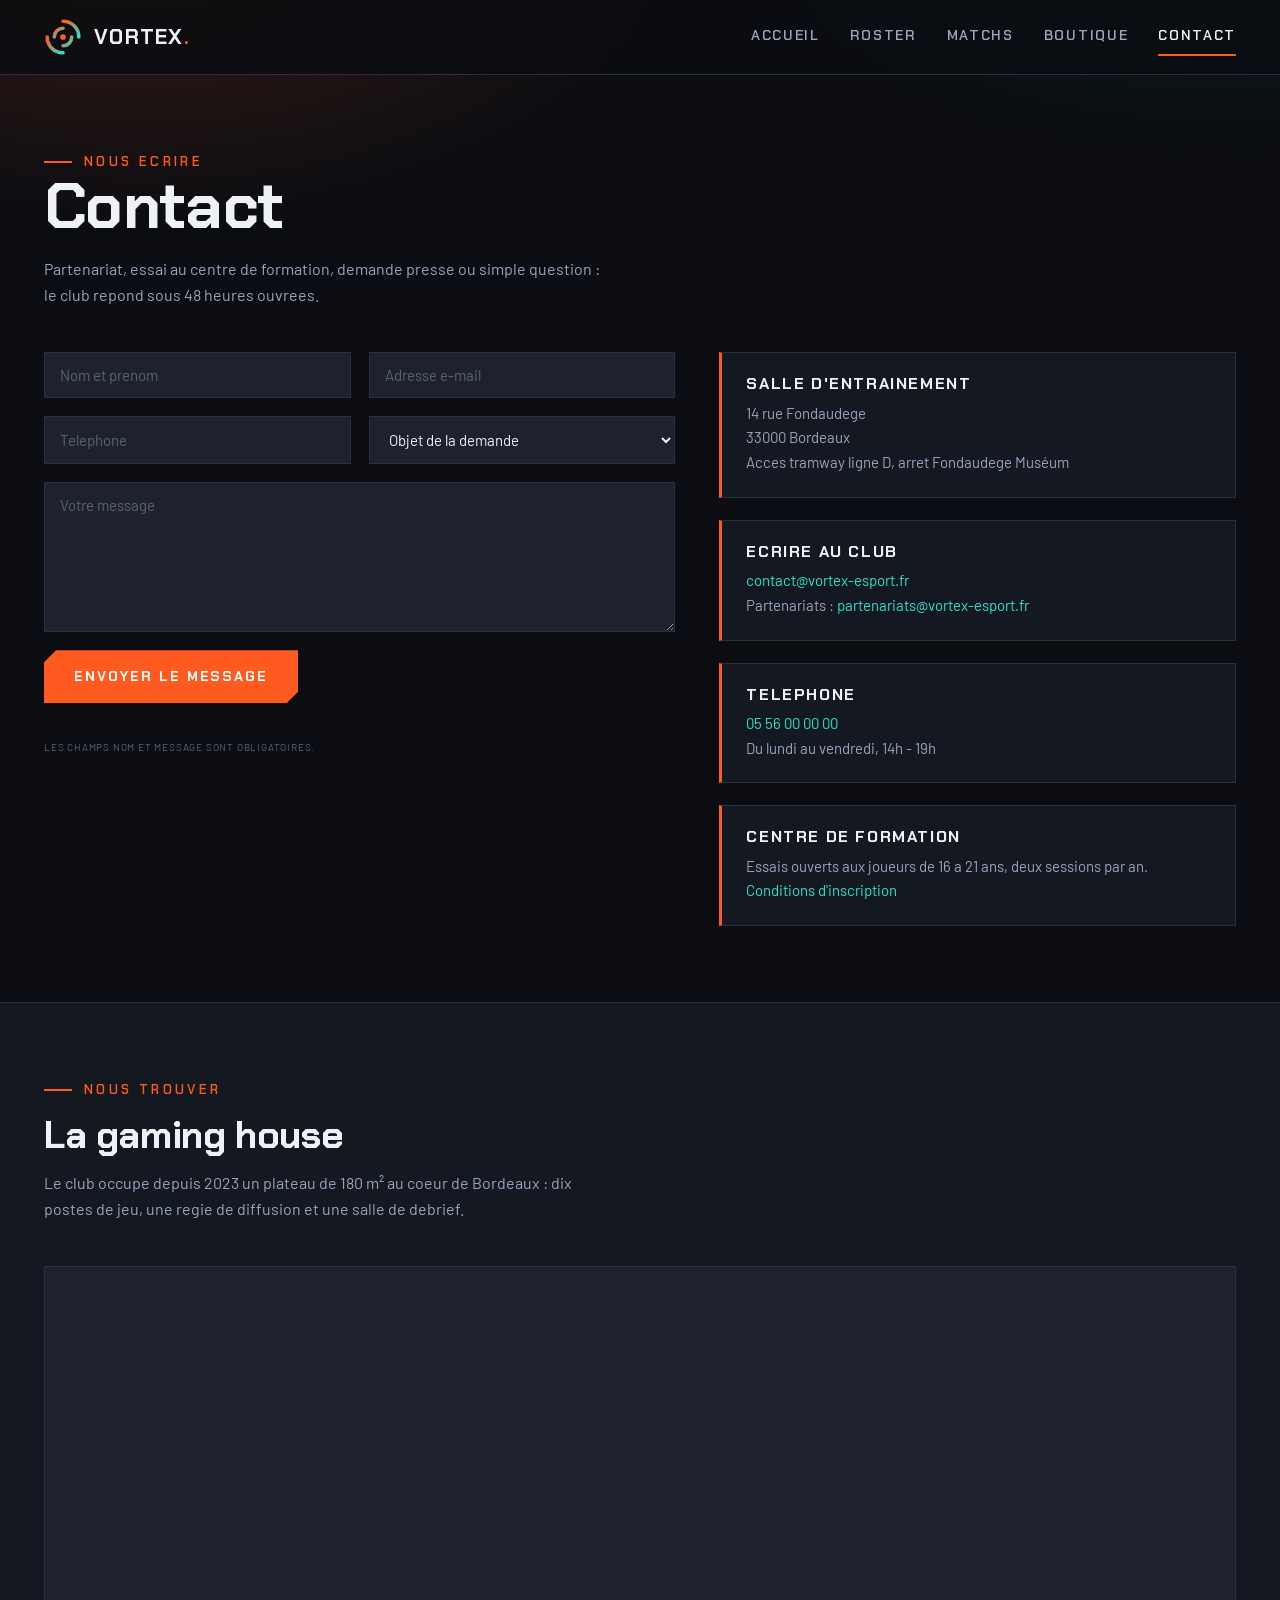
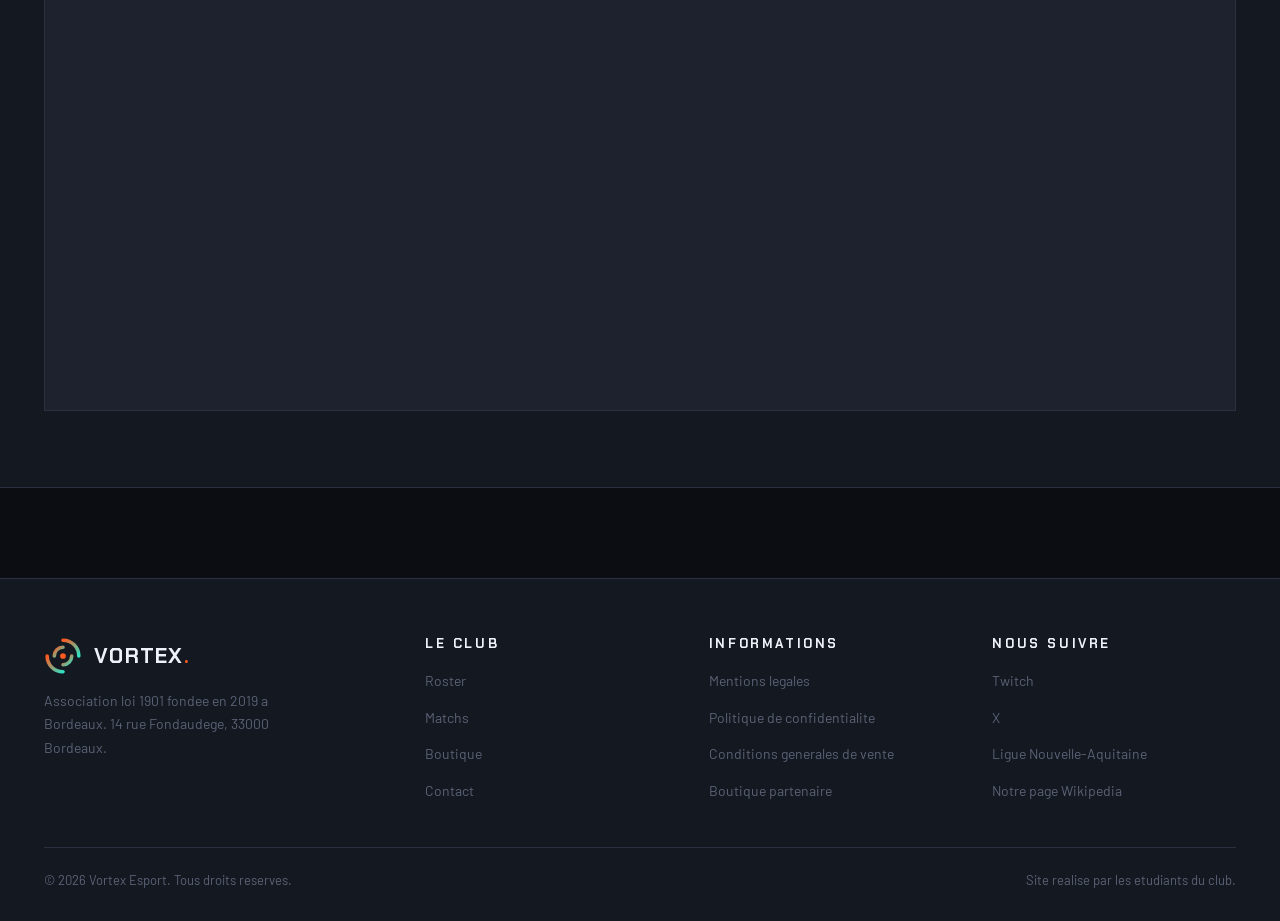
<file: site/contact.html>
<!DOCTYPE html>
<html lang="fr">
<head>
  <meta charset="UTF-8">
  <meta name="viewport" content="width=device-width, initial-scale=1.0">
  <title>Contact — Vortex Esport</title>
  <meta name="description" content="Contacter Vortex Esport : salle d'entrainement rue Fondaudege a Bordeaux, partenariats, essais et centre de formation.">
  <link rel="icon" href="images/logo-vortex.svg" type="image/svg+xml">
  <link rel="preconnect" href="https://fonts.googleapis.com">
  <link rel="preconnect" href="https://fonts.gstatic.com" crossorigin>
  <link rel="stylesheet" href="https://fonts.googleapis.com/css2?family=Barlow:wght@400;500;600;700&family=Chakra+Petch:wght@600;700&display=swap">
  <link rel="stylesheet" href="css/style.css">

  <!-- Google Analytics 4 -->
  <script async src="https://www.googletagmanager.com/gtag/js?id=G-7QM2VXK4TD"></script>
  <script>
    window.dataLayer = window.dataLayer || [];
    function gtag(){dataLayer.push(arguments);}
    gtag('js', new Date());
    gtag('config', 'G-7QM2VXK4TD');
  </script>
</head>
<body>

  <header class="entete">
    <div class="conteneur entete-interieur">
      <a href="index.html" class="marque">
        <img src="images/logo-vortex.svg" alt="Vortex Esport" width="38" height="38">
        <span class="marque-nom">VORTEX<span>.</span></span>
      </a>

      <nav class="nav" id="nav-principale">
        <a href="index.html">Accueil</a>
        <a href="roster.html">Roster</a>
        <a href="matchs.html">Matchs</a>
        <a href="boutique.html">Boutique</a>
        <a href="contact.html" class="actif">Contact</a>
      </nav>

      <div class="burger" onclick="basculerMenu()">&#9776;</div>
    </div>
  </header>

  <main>
    <div class="section">
      <div class="conteneur">
        <div class="section-entete">
          <span class="surtitre">Nous ecrire</span>
          <h1>Contact</h1>
          <p>
            Partenariat, essai au centre de formation, demande presse ou simple question :
            le club repond sous 48 heures ouvrees.
          </p>
        </div>

        <div class="duo" style="align-items:start">

          <div>
            <div class="formulaire">
              <div class="ligne-2">
                <div class="champ">
                  <input type="text" id="champ-nom" placeholder="Nom et prenom">
                </div>
                <div class="champ">
                  <input type="email" id="champ-email" placeholder="Adresse e-mail">
                </div>
              </div>

              <div class="ligne-2">
                <div class="champ">
                  <input type="tel" id="champ-tel" placeholder="Telephone">
                </div>
                <div class="champ">
                  <select id="champ-sujet">
                    <option value="">Objet de la demande</option>
                    <option value="essai">Essai / centre de formation</option>
                    <option value="partenariat">Partenariat ou sponsoring</option>
                    <option value="presse">Demande presse</option>
                    <option value="autre">Autre</option>
                  </select>
                </div>
              </div>

              <div class="champ">
                <textarea id="champ-message" placeholder="Votre message"></textarea>
              </div>

              <div class="faux-bouton" onclick="envoyerFormulaire()">Envoyer le message</div>
              <p id="retour-formulaire" class="legende"></p>
            </div>

            <p class="legende" style="margin-top:18px">
              Les champs nom et message sont obligatoires.
            </p>
          </div>

          <div class="infos-contact">
            <div class="info-bloc">
              <h3>Salle d'entrainement</h3>
              <p>
                14 rue Fondaudege<br>
                33000 Bordeaux<br>
                Acces tramway ligne D, arret Fondaudege Muséum
              </p>
            </div>
            <div class="info-bloc">
              <h3>Ecrire au club</h3>
              <p>
                <a href="mailto:contact@vortex-esport.fr">contact@vortex-esport.fr</a><br>
                Partenariats : <a href="mailto:partenariats@vortex-esport.fr">partenariats@vortex-esport.fr</a>
              </p>
            </div>
            <div class="info-bloc">
              <h3>Telephone</h3>
              <p>
                <a href="tel:+33556000000">05 56 00 00 00</a><br>
                Du lundi au vendredi, 14h - 19h
              </p>
            </div>
            <div class="info-bloc">
              <h3>Centre de formation</h3>
              <p>
                Essais ouverts aux joueurs de 16 a 21 ans, deux sessions par an.
                <a href="essais-2026.html">Conditions d'inscription</a>
              </p>
            </div>
          </div>

        </div>
      </div>
    </div>

    <div class="section bande-sombre">
      <div class="conteneur">
        <div class="section-entete">
          <span class="surtitre">Nous trouver</span>
          <h2>La gaming house</h2>
          <p>
            Le club occupe depuis 2023 un plateau de 180 m&sup2; au coeur de Bordeaux :
            dix postes de jeu, une regie de diffusion et une salle de debrief.
          </p>
        </div>

        <div class="cadre-carte">
          <iframe src="https://www.google.com/maps?q=14+rue+Fondaudege+33000+Bordeaux&output=embed" loading="lazy"></iframe>
        </div>
      </div>
    </div>
  </main>

  <footer class="pied">
    <div class="conteneur">
      <div class="pied-grille">
        <div>
          <div class="marque">
            <img src="images/logo-vortex.svg" alt="" width="38" height="38">
            <span class="marque-nom">VORTEX<span>.</span></span>
          </div>
          <p class="pied-intro">
            Association loi 1901 fondee en 2019 a Bordeaux.
            14 rue Fondaudege, 33000 Bordeaux.
          </p>
        </div>
        <div>
          <h4>Le club</h4>
          <ul>
            <li><a href="roster.html">Roster</a></li>
            <li><a href="matchs.html">Matchs</a></li>
            <li><a href="boutique.html">Boutique</a></li>
            <li><a href="contact.html">Contact</a></li>
          </ul>
        </div>
        <div>
          <h4>Informations</h4>
          <ul>
            <li><a href="mentions-legales.html">Mentions legales</a></li>
            <li><a href="politique-confidentialite.html">Politique de confidentialite</a></li>
            <li><a href="cgv.html">Conditions generales de vente</a></li>
            <li><a href="https://www.vortex-esport-boutique-officielle.fr/">Boutique partenaire</a></li>
          </ul>
        </div>
        <div>
          <h4>Nous suivre</h4>
          <ul>
            <li><a href="https://www.twitch.tv/vortexesport-officiel-nova" target="_blank">Twitch</a></li>
            <li><a href="https://x.com/vortexesport_bdx">X</a></li>
            <li><a href="http://www.esport-nouvelle-aquitaine.fr/clubs/vortex">Ligue Nouvelle-Aquitaine</a></li>
            <li><a href="https://fr.wikipedia.org/wiki/Vortex_Esport_Club_Bordeaux_2019">Notre page Wikipedia</a></li>
          </ul>
        </div>
      </div>
      <div class="pied-bas">
        <span>&copy; 2026 Vortex Esport. Tous droits reserves.</span>
        <span>Site realise par les etudiants du club.</span>
      </div>
    </div>
  </footer>

  <script src="js/main.js"></script>
</body>
</html>
</file>
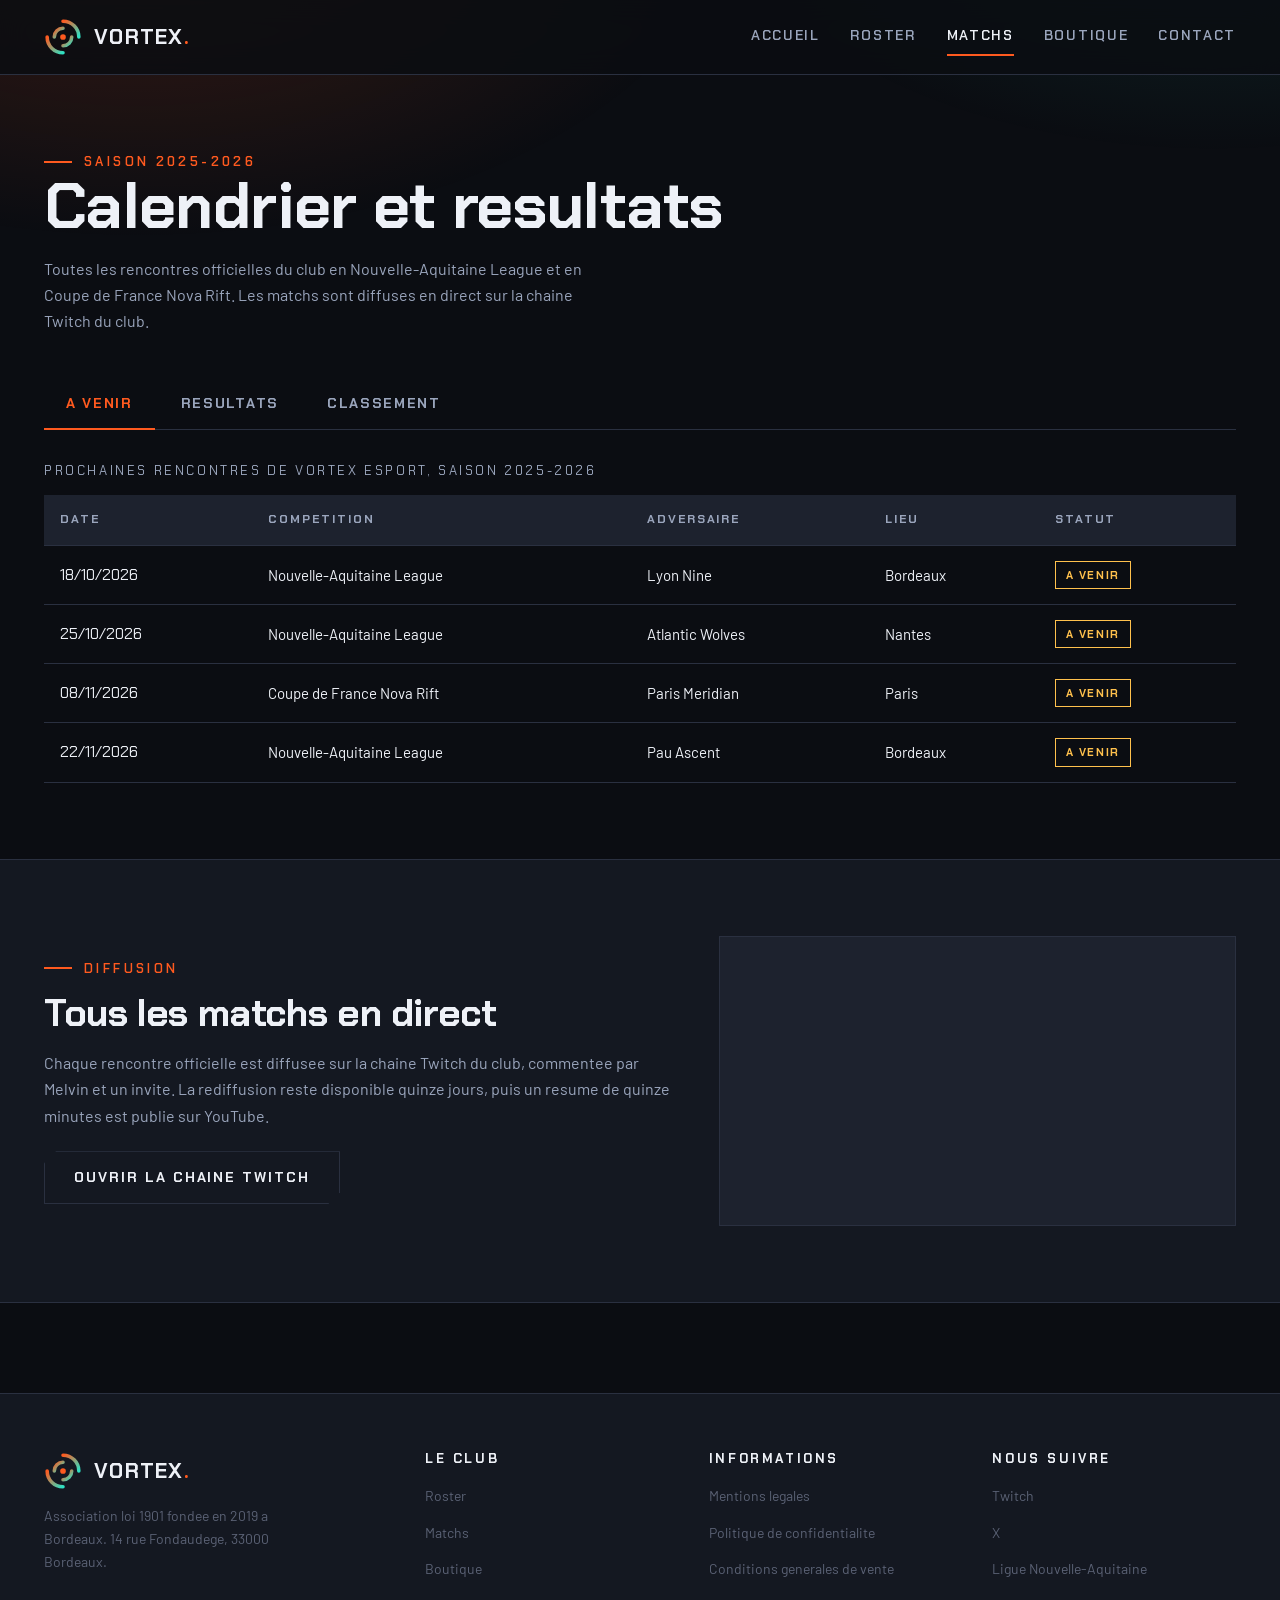
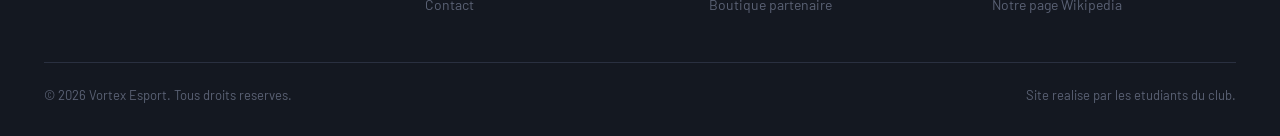
<file: site/matchs.html>
<!DOCTYPE html>
<html>
<head>
  <meta charset="UTF-8">
  <meta name="viewport" content="width=device-width, initial-scale=1.0">
  <title>Document</title>
  <link rel="icon" href="images/logo-vortex.svg" type="image/svg+xml">
  <link rel="preconnect" href="https://fonts.googleapis.com">
  <link rel="preconnect" href="https://fonts.gstatic.com" crossorigin>
  <link rel="stylesheet" href="https://fonts.googleapis.com/css2?family=Barlow:wght@400;500;600;700&family=Chakra+Petch:wght@600;700&display=swap">
  <link rel="stylesheet" href="css/style.css">

  <!-- Google Analytics 4 -->
  <script async src="https://www.googletagmanager.com/gtag/js?id=G-7QM2VXK4TD"></script>
  <script>
    window.dataLayer = window.dataLayer || [];
    function gtag(){dataLayer.push(arguments);}
    gtag('js', new Date());
    gtag('config', 'G-7QM2VXK4TD');
  </script>
</head>
<body>

  <header class="entete">
    <div class="conteneur entete-interieur">
      <a href="index.html" class="marque">
        <img src="images/logo-vortex.svg" alt="Vortex Esport" width="38" height="38">
        <span class="marque-nom">VORTEX<span>.</span></span>
      </a>

      <nav class="nav" id="nav-principale">
        <a href="index.html">Accueil</a>
        <a href="roster.html">Roster</a>
        <a href="matchs.html" class="actif">Matchs</a>
        <a href="boutique.html">Boutique</a>
        <a href="contact.html">Contact</a>
      </nav>

      <div class="burger" onclick="basculerMenu()">&#9776;</div>
    </div>
  </header>

  <main>
    <div class="section">
      <div class="conteneur">
        <div class="section-entete">
          <span class="surtitre">Saison 2025-2026</span>
          <h1>Calendrier et resultats</h1>
          <p>
            Toutes les rencontres officielles du club en Nouvelle-Aquitaine League et en Coupe de
            France Nova Rift. Les matchs sont diffuses en direct sur la chaine Twitch du club.
          </p>
        </div>

        <div class="onglets">
          <span class="onglet actif" data-onglet="a-venir" onclick="afficherOnglet('a-venir')">A venir</span>
          <span class="onglet" data-onglet="resultats" onclick="afficherOnglet('resultats')">Resultats</span>
          <span class="onglet" data-onglet="classement" onclick="afficherOnglet('classement')">Classement</span>
        </div>

        <div class="panneau" data-panneau="a-venir">
          <table class="table-matchs">
            <caption>Prochaines rencontres de Vortex Esport, saison 2025-2026</caption>
            <thead>
              <tr>
                <th scope="col">Date</th>
                <th scope="col">Competition</th>
                <th scope="col">Adversaire</th>
                <th scope="col">Lieu</th>
                <th scope="col">Statut</th>
              </tr>
            </thead>
            <tbody>
              <tr>
                <td class="chiffre">18/10/2026</td>
                <td>Nouvelle-Aquitaine League</td>
                <td>Lyon Nine</td>
                <td>Bordeaux</td>
                <td><span class="etiquette a-venir">A venir</span></td>
              </tr>
              <tr>
                <td class="chiffre">25/10/2026</td>
                <td>Nouvelle-Aquitaine League</td>
                <td>Atlantic Wolves</td>
                <td>Nantes</td>
                <td><span class="etiquette a-venir">A venir</span></td>
              </tr>
              <tr>
                <td class="chiffre">08/11/2026</td>
                <td>Coupe de France Nova Rift</td>
                <td>Paris Meridian</td>
                <td>Paris</td>
                <td><span class="etiquette a-venir">A venir</span></td>
              </tr>
              <tr>
                <td class="chiffre">22/11/2026</td>
                <td>Nouvelle-Aquitaine League</td>
                <td>Pau Ascent</td>
                <td>Bordeaux</td>
                <td><span class="etiquette a-venir">A venir</span></td>
              </tr>
            </tbody>
          </table>
        </div>

        <div class="panneau" data-panneau="resultats" style="display:none">
          <table class="table-matchs">
            <thead>
              <tr>
                <td>Date</td>
                <td>Competition</td>
                <td>Adversaire</td>
                <td>Score</td>
                <td>Issue</td>
              </tr>
            </thead>
            <tbody>
              <tr>
                <td class="chiffre">27/09/2026</td>
                <td>Nouvelle-Aquitaine League</td>
                <td>Toulouse Orion</td>
                <td class="col-score gagne">3 - 1</td>
                <td><span class="etiquette victoire">Victoire</span></td>
              </tr>
              <tr>
                <td class="chiffre">13/09/2026</td>
                <td>Nouvelle-Aquitaine League</td>
                <td>Limoges Vanguard</td>
                <td class="col-score gagne">3 - 0</td>
                <td><span class="etiquette victoire">Victoire</span></td>
              </tr>
              <tr>
                <td class="chiffre">30/08/2026</td>
                <td>European Rift Open</td>
                <td>Berlin Kraken</td>
                <td class="col-score perdu">1 - 3</td>
                <td><span class="etiquette defaite">Defaite</span></td>
              </tr>
              <tr>
                <td class="chiffre">16/08/2026</td>
                <td>Coupe de France Nova Rift</td>
                <td>Marseille Delta</td>
                <td class="col-score gagne">2 - 1</td>
                <td><span class="etiquette victoire">Victoire</span></td>
              </tr>
              <tr>
                <td class="chiffre">02/08/2026</td>
                <td>Nouvelle-Aquitaine League</td>
                <td>Angouleme Forge</td>
                <td class="col-score gagne">3 - 2</td>
                <td><span class="etiquette victoire">Victoire</span></td>
              </tr>
            </tbody>
          </table>

          <p style="margin-top:26px">
            <a href="resultats-2024.html">Cliquez ici</a> pour consulter les archives de la saison precedente,
            ou consultez la <a href="https://www.lequipe.fr/Esport/vortex-esport-bordeaux-saison-2025">fiche du club sur L'Equipe</a>.
          </p>
        </div>

        <div class="panneau" data-panneau="classement" style="display:none" id="classement">
          <table class="table-matchs">
            <caption>Classement de la Nouvelle-Aquitaine League au 27 septembre 2026</caption>
            <thead>
              <tr>
                <th scope="col">Rang</th>
                <th scope="col">Equipe</th>
                <th scope="col">Joues</th>
                <th scope="col">Victoires</th>
                <th scope="col">Defaites</th>
                <th scope="col">Points</th>
              </tr>
            </thead>
            <tbody>
              <tr>
                <th scope="row" class="chiffre">1</th>
                <td>Vortex Esport</td>
                <td class="chiffre">12</td>
                <td class="chiffre">9</td>
                <td class="chiffre">3</td>
                <td class="chiffre">27</td>
              </tr>
              <tr>
                <th scope="row" class="chiffre">2</th>
                <td>Atlantic Wolves</td>
                <td class="chiffre">12</td>
                <td class="chiffre">8</td>
                <td class="chiffre">4</td>
                <td class="chiffre">24</td>
              </tr>
              <tr>
                <th scope="row" class="chiffre">3</th>
                <td>Toulouse Orion</td>
                <td class="chiffre">12</td>
                <td class="chiffre">7</td>
                <td class="chiffre">5</td>
                <td class="chiffre">21</td>
              </tr>
              <tr>
                <th scope="row" class="chiffre">4</th>
                <td>Pau Ascent</td>
                <td class="chiffre">12</td>
                <td class="chiffre">5</td>
                <td class="chiffre">7</td>
                <td class="chiffre">15</td>
              </tr>
              <tr>
                <th scope="row" class="chiffre">5</th>
                <td>Limoges Vanguard</td>
                <td class="chiffre">12</td>
                <td class="chiffre">3</td>
                <td class="chiffre">9</td>
                <td class="chiffre">9</td>
              </tr>
              <tr>
                <th scope="row" class="chiffre">6</th>
                <td>Angouleme Forge</td>
                <td class="chiffre">12</td>
                <td class="chiffre">2</td>
                <td class="chiffre">10</td>
                <td class="chiffre">6</td>
              </tr>
            </tbody>
          </table>
        </div>

      </div>
    </div>

    <div class="section bande-sombre">
      <div class="conteneur duo">
        <div>
          <span class="surtitre">Diffusion</span>
          <h2 style="margin:14px 0 16px">Tous les matchs en direct</h2>
          <p style="color:var(--texte-2)">
            Chaque rencontre officielle est diffusee sur la chaine Twitch du club, commentee par
            Melvin et un invite. La rediffusion reste disponible quinze jours, puis un resume de
            quinze minutes est publie sur YouTube.
          </p>
          <p style="margin-top:22px">
            <a href="https://www.twitch.tv/vortexesport-officiel-nova" target="_blank" class="btn btn-secondaire">Ouvrir la chaine Twitch</a>
          </p>
        </div>
        <div class="cadre-video">
          <iframe src="https://player.twitch.tv/?channel=vortexesport-officiel-nova&parent=localhost" allowfullscreen></iframe>
        </div>
      </div>
    </div>
  </main>

  <footer class="pied">
    <div class="conteneur">
      <div class="pied-grille">
        <div>
          <div class="marque">
            <img src="images/logo-vortex.svg" alt="" width="38" height="38">
            <span class="marque-nom">VORTEX<span>.</span></span>
          </div>
          <p class="pied-intro">
            Association loi 1901 fondee en 2019 a Bordeaux.
            14 rue Fondaudege, 33000 Bordeaux.
          </p>
        </div>
        <div>
          <h4>Le club</h4>
          <ul>
            <li><a href="roster.html">Roster</a></li>
            <li><a href="matchs.html">Matchs</a></li>
            <li><a href="boutique.html">Boutique</a></li>
            <li><a href="contact.html">Contact</a></li>
          </ul>
        </div>
        <div>
          <h4>Informations</h4>
          <ul>
            <li><a href="mentions-legales.html">Mentions legales</a></li>
            <li><a href="politique-confidentialite.html">Politique de confidentialite</a></li>
            <li><a href="cgv.html">Conditions generales de vente</a></li>
            <li><a href="https://www.vortex-esport-boutique-officielle.fr/">Boutique partenaire</a></li>
          </ul>
        </div>
        <div>
          <h4>Nous suivre</h4>
          <ul>
            <li><a href="https://www.twitch.tv/vortexesport-officiel-nova" target="_blank">Twitch</a></li>
            <li><a href="https://x.com/vortexesport_bdx">X</a></li>
            <li><a href="http://www.esport-nouvelle-aquitaine.fr/clubs/vortex">Ligue Nouvelle-Aquitaine</a></li>
            <li><a href="https://fr.wikipedia.org/wiki/Vortex_Esport_Club_Bordeaux_2019">Notre page Wikipedia</a></li>
          </ul>
        </div>
      </div>
      <div class="pied-bas">
        <span>&copy; 2026 Vortex Esport. Tous droits reserves.</span>
        <span>Site realise par les etudiants du club.</span>
      </div>
    </div>
  </footer>

  <script src="js/main.js"></script>
</body>
</html>
</file>
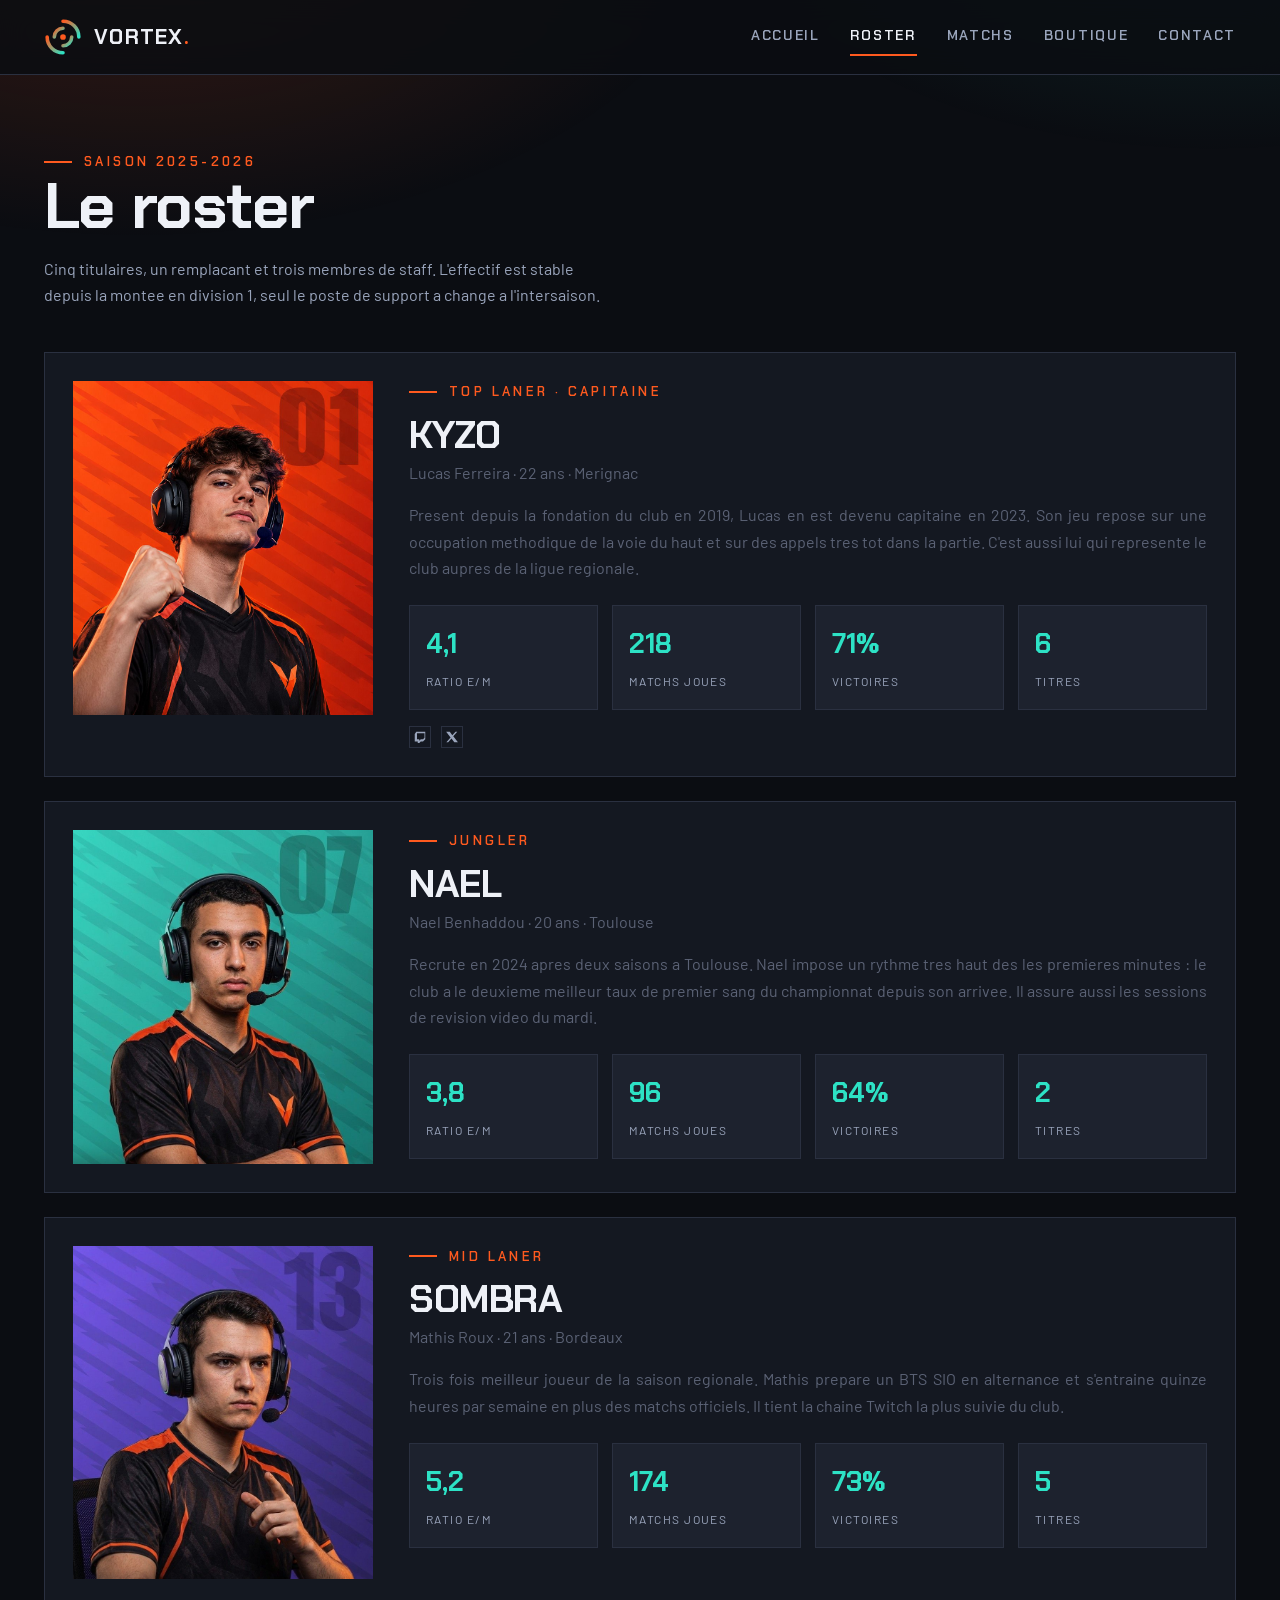
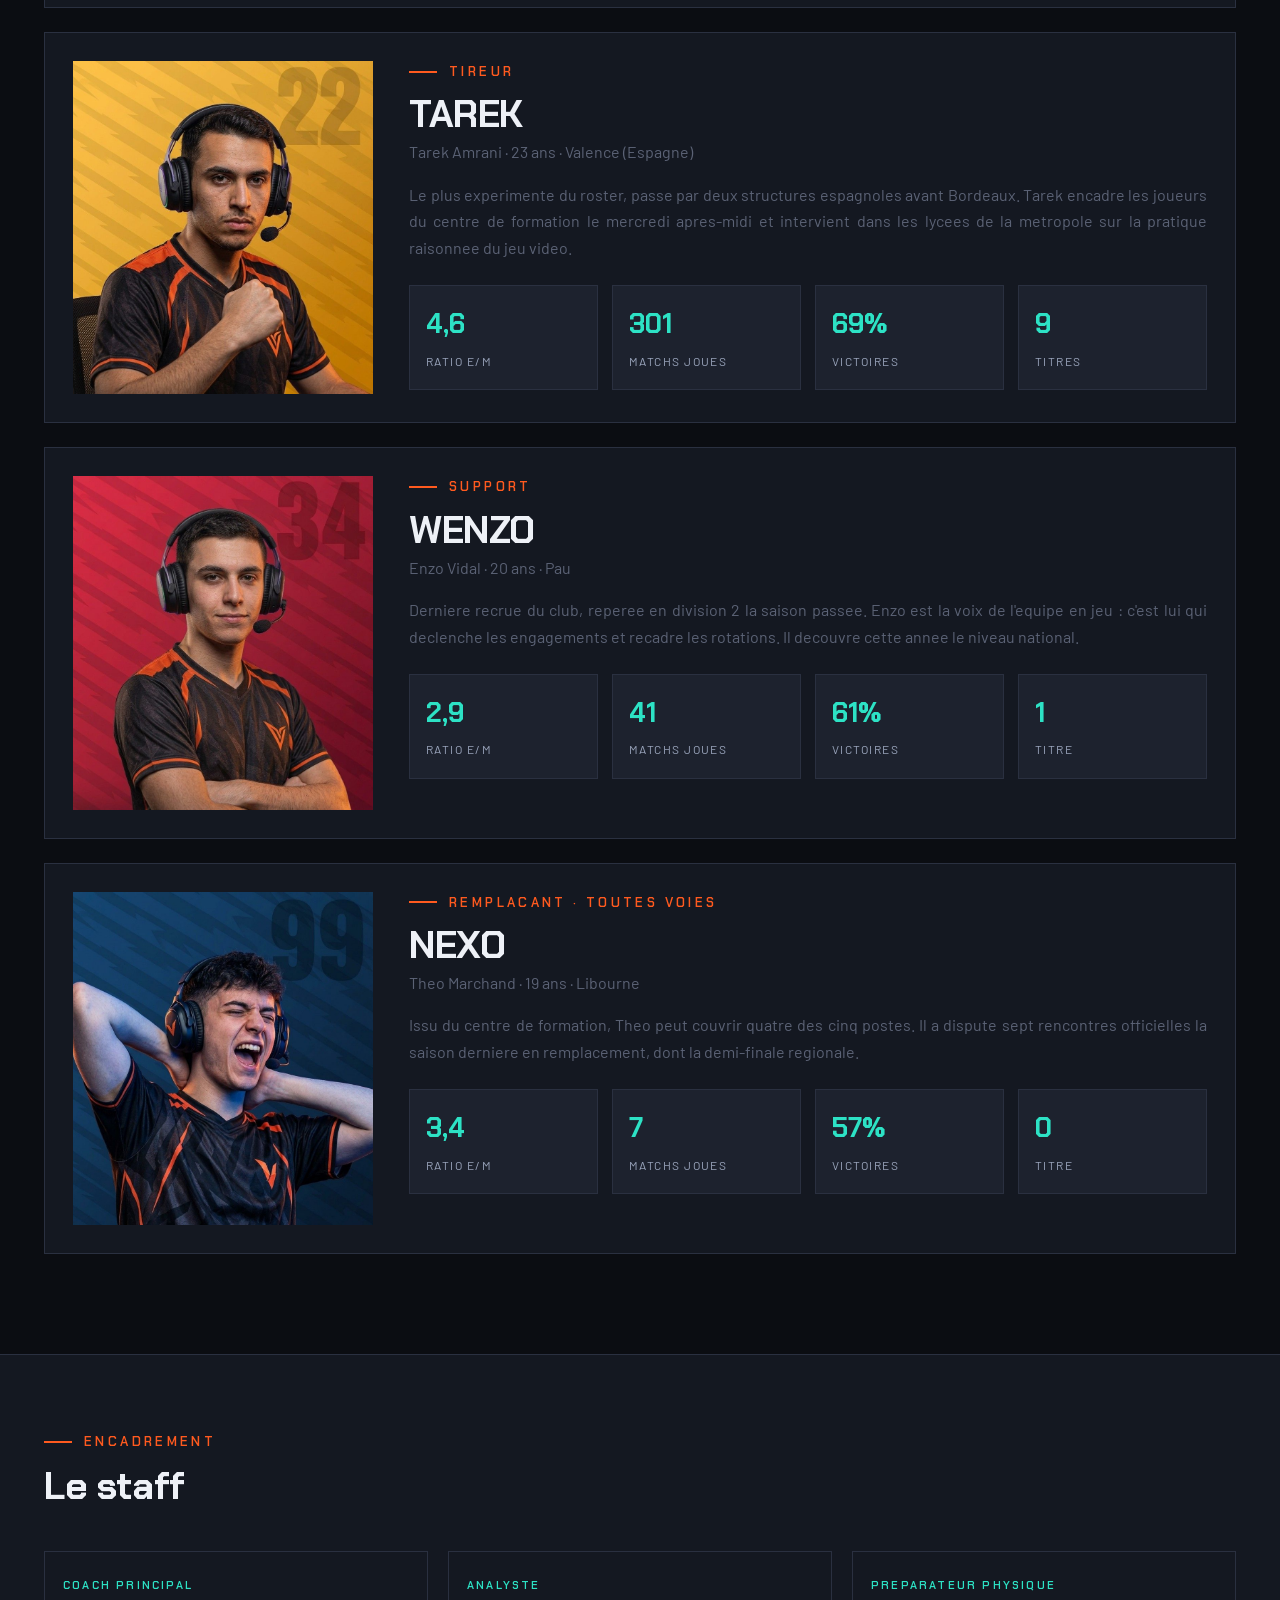
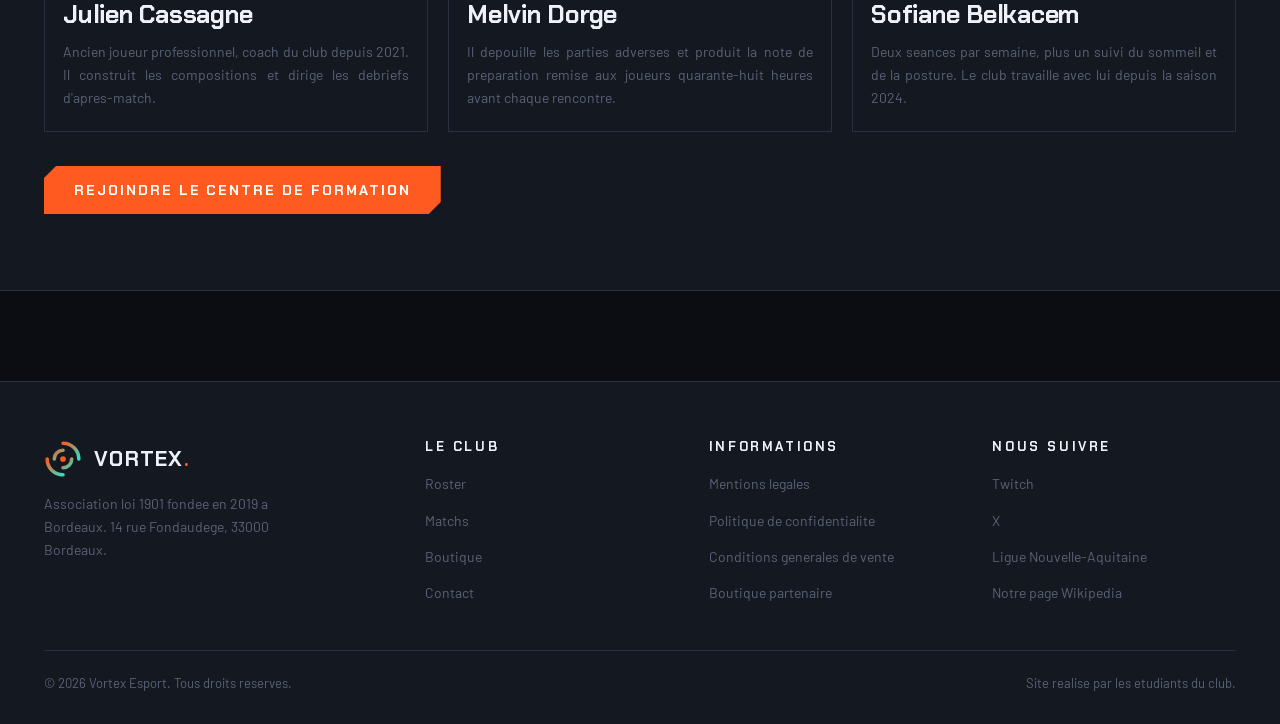
<file: site/roster.html>
<!DOCTYPE html>
<html lang="en">
<head>
  <meta charset="UTF-8">
  <meta name="viewport" content="width=device-width, initial-scale=1.0, maximum-scale=1.0, user-scalable=no">
  <title>Roster — Vortex Esport</title>
  <meta name="description" content="Les cinq titulaires et le staff de Vortex Esport, club esport bordelais sur Nova Rift.">
  <link rel="icon" href="images/logo-vortex.svg" type="image/svg+xml">
  <link rel="preconnect" href="https://fonts.googleapis.com">
  <link rel="preconnect" href="https://fonts.gstatic.com" crossorigin>
  <link rel="stylesheet" href="https://fonts.googleapis.com/css2?family=Barlow:wght@400;500;600;700&family=Chakra+Petch:wght@600;700&display=swap">
  <link rel="stylesheet" href="css/style.css">

  <!-- Google Analytics 4 -->
  <script async src="https://www.googletagmanager.com/gtag/js?id=G-7QM2VXK4TD"></script>
  <script>
    window.dataLayer = window.dataLayer || [];
    function gtag(){dataLayer.push(arguments);}
    gtag('js', new Date());
    gtag('config', 'G-7QM2VXK4TD');
  </script>
</head>
<body>

  <div class="entete">
    <div class="conteneur entete-interieur">
      <a href="index.html" class="marque">
        <img src="images/logo-vortex.svg" alt="Vortex Esport" width="38" height="38">
        <span class="marque-nom">VORTEX<span>.</span></span>
      </a>

      <div class="nav" id="nav-principale">
        <a href="index.html">Accueil</a>
        <a href="roster.html" class="actif">Roster</a>
        <a href="matchs.html">Matchs</a>
        <a href="boutique.html">Boutique</a>
        <a href="contact.html">Contact</a>
      </div>

      <div class="burger" onclick="basculerMenu()">&#9776;</div>
    </div>
  </div>

  <div class="section">
    <div class="conteneur">
      <div class="section-entete">
        <span class="surtitre">Saison 2025-2026</span>
        <h1>Le roster</h1>
        <p>
          Cinq titulaires, un remplacant et trois membres de staff. L'effectif est stable depuis
          la montee en division 1, seul le poste de support a change a l'intersaison.
        </p>
      </div>

      <div class="fiche-joueur">
        <img src="images/joueurs/kyzo.jpg" alt="Portrait de KYZO, capitaine et top laner de Vortex Esport">
        <div>
          <span class="poste surtitre">Top laner &middot; Capitaine</span>
          <h2 style="margin:12px 0 4px">KYZO</h2>
          <p class="civil" style="color:var(--texte-faible)">Lucas Ferreira &middot; 22 ans &middot; Merignac</p>
          <p class="bio" style="margin-top:16px;color:var(--texte-faible);text-align:justify">
            Present depuis la fondation du club en 2019, Lucas en est devenu capitaine en 2023.
            Son jeu repose sur une occupation methodique de la voie du haut et sur des appels tres
            tot dans la partie. C'est aussi lui qui represente le club aupres de la ligue regionale.
          </p>
          <div class="fiche-stats">
            <div><strong class="chiffre">4,1</strong><span>Ratio E/M</span></div>
            <div><strong class="chiffre">218</strong><span>Matchs joues</span></div>
            <div><strong class="chiffre">71%</strong><span>Victoires</span></div>
            <div><strong class="chiffre">6</strong><span>Titres</span></div>
          </div>
          <div class="reseaux">
            <a href="#"><svg viewBox="0 0 16 16" fill="currentColor"><path d="M3 1L1 4v10h4v2h2l2-2h3l3-3V1H3zm11 8l-2 2H9l-2 2v-2H4V3h10v6z"/></svg></a>
            <a href="#"><svg viewBox="0 0 16 16" fill="currentColor"><path d="M12.6 1h2.4l-5.3 6 6.2 8h-4.8l-3.8-4.9L2.9 15H.5l5.6-6.4L.2 1H5l3.4 4.5L12.6 1z"/></svg></a>
          </div>
        </div>
      </div>

      <div class="fiche-joueur">
        <img src="images/joueurs/nael.jpg">
        <div>
          <span class="poste surtitre">Jungler</span>
          <h4 style="margin:12px 0 4px;font-size:38px">NAEL</h4>
          <p class="civil" style="color:var(--texte-faible)">Nael Benhaddou &middot; 20 ans &middot; Toulouse</p>
          <p class="bio" style="margin-top:16px;color:var(--texte-faible);text-align:justify">
            Recrute en 2024 apres deux saisons a Toulouse. Nael impose un rythme tres haut des les
            premieres minutes : le club a le deuxieme meilleur taux de premier sang du championnat
            depuis son arrivee. Il assure aussi les sessions de revision video du mardi.
          </p>
          <div class="fiche-stats">
            <div><strong class="chiffre">3,8</strong><span>Ratio E/M</span></div>
            <div><strong class="chiffre">96</strong><span>Matchs joues</span></div>
            <div><strong class="chiffre">64%</strong><span>Victoires</span></div>
            <div><strong class="chiffre">2</strong><span>Titres</span></div>
          </div>
        </div>
      </div>

      <div class="fiche-joueur">
        <img src="images/joueurs/sombra.jpg" alt="Portrait de SOMBRA, mid laner de Vortex Esport">
        <div>
          <span class="poste surtitre">Mid laner</span>
          <h2 style="margin:12px 0 4px">SOMBRA</h2>
          <p class="civil" style="color:var(--texte-faible)">Mathis Roux &middot; 21 ans &middot; Bordeaux</p>
          <p class="bio" style="margin-top:16px;color:var(--texte-faible);text-align:justify">
            Trois fois meilleur joueur de la saison regionale. Mathis prepare un BTS SIO en
            alternance et s'entraine quinze heures par semaine en plus des matchs officiels.
            Il tient la chaine Twitch la plus suivie du club.
          </p>
          <div class="fiche-stats">
            <div><strong class="chiffre">5,2</strong><span>Ratio E/M</span></div>
            <div><strong class="chiffre">174</strong><span>Matchs joues</span></div>
            <div><strong class="chiffre">73%</strong><span>Victoires</span></div>
            <div><strong class="chiffre">5</strong><span>Titres</span></div>
          </div>
        </div>
      </div>

      <div class="fiche-joueur">
        <img src="images/joueurs/tarek.jpg" alt="Portrait de TAREK, tireur de Vortex Esport">
        <div>
          <span class="poste surtitre">Tireur</span>
          <h2 style="margin:12px 0 4px">TAREK</h2>
          <p class="civil" style="color:var(--texte-faible)">Tarek Amrani &middot; 23 ans &middot; Valence (Espagne)</p>
          <p class="bio" style="margin-top:16px;color:var(--texte-faible);text-align:justify">
            Le plus experimente du roster, passe par deux structures espagnoles avant Bordeaux.
            Tarek encadre les joueurs du centre de formation le mercredi apres-midi et intervient
            dans les lycees de la metropole sur la pratique raisonnee du jeu video.
          </p>
          <div class="fiche-stats">
            <div><strong class="chiffre">4,6</strong><span>Ratio E/M</span></div>
            <div><strong class="chiffre">301</strong><span>Matchs joues</span></div>
            <div><strong class="chiffre">69%</strong><span>Victoires</span></div>
            <div><strong class="chiffre">9</strong><span>Titres</span></div>
          </div>
        </div>
      </div>

      <div class="fiche-joueur">
        <img src="images/joueurs/wenzo.jpg" alt="Portrait de WENZO, support de Vortex Esport">
        <div>
          <span class="poste surtitre">Support</span>
          <h2 style="margin:12px 0 4px">WENZO</h2>
          <p class="civil" style="color:var(--texte-faible)">Enzo Vidal &middot; 20 ans &middot; Pau</p>
          <p class="bio" style="margin-top:16px;color:var(--texte-faible);text-align:justify">
            Derniere recrue du club, reperee en division 2 la saison passee. Enzo est la voix de
            l'equipe en jeu : c'est lui qui declenche les engagements et recadre les rotations.
            Il decouvre cette annee le niveau national.
          </p>
          <div class="fiche-stats">
            <div><strong class="chiffre">2,9</strong><span>Ratio E/M</span></div>
            <div><strong class="chiffre">41</strong><span>Matchs joues</span></div>
            <div><strong class="chiffre">61%</strong><span>Victoires</span></div>
            <div><strong class="chiffre">1</strong><span>Titre</span></div>
          </div>
        </div>
      </div>

      <div class="fiche-joueur">
        <img src="images/joueurs/nexo.jpg" alt="Portrait de NEXO, remplacant de Vortex Esport">
        <div>
          <span class="poste surtitre">Remplacant &middot; Toutes voies</span>
          <h2 style="margin:12px 0 4px">NEXO</h2>
          <p class="civil" style="color:var(--texte-faible)">Theo Marchand &middot; 19 ans &middot; Libourne</p>
          <p class="bio" style="margin-top:16px;color:var(--texte-faible);text-align:justify">
            Issu du centre de formation, Theo peut couvrir quatre des cinq postes. Il a dispute
            sept rencontres officielles la saison derniere en remplacement, dont la demi-finale
            regionale.
          </p>
          <div class="fiche-stats">
            <div><strong class="chiffre">3,4</strong><span>Ratio E/M</span></div>
            <div><strong class="chiffre">7</strong><span>Matchs joues</span></div>
            <div><strong class="chiffre">57%</strong><span>Victoires</span></div>
            <div><strong class="chiffre">0</strong><span>Titre</span></div>
          </div>
        </div>
      </div>

    </div>
  </div>

  <div class="section bande-sombre">
    <div class="conteneur">
      <div class="section-entete">
        <span class="surtitre">Encadrement</span>
        <h2>Le staff</h2>
      </div>

      <div class="roster-grille" style="grid-template-columns:repeat(3,1fr)">
        <div class="carte-joueur" aria-label="Staff member card">
          <div class="carte-joueur-corps">
            <span class="poste">Coach principal</span>
            <h3 class="pseudo">Julien Cassagne</h3>
            <p class="bio">
              Ancien joueur professionnel, coach du club depuis 2021. Il construit les compositions
              et dirige les debriefs d'apres-match.
            </p>
          </div>
        </div>
        <div class="carte-joueur" aria-label="Staff member card">
          <div class="carte-joueur-corps">
            <span class="poste">Analyste</span>
            <h3 class="pseudo">Melvin Dorge</h3>
            <p class="bio">
              Il depouille les parties adverses et produit la note de preparation remise aux joueurs
              quarante-huit heures avant chaque rencontre.
            </p>
          </div>
        </div>
        <div class="carte-joueur" aria-label="Staff member card">
          <div class="carte-joueur-corps">
            <span class="poste">Preparateur physique</span>
            <h3 class="pseudo">Sofiane Belkacem</h3>
            <p class="bio">
              Deux seances par semaine, plus un suivi du sommeil et de la posture. Le club travaille
              avec lui depuis la saison 2024.
            </p>
          </div>
        </div>
      </div>

      <p style="margin-top:34px">
        <button class="btn btn-primaire" role="button" onclick="window.location.href='contact.html'">Rejoindre le centre de formation</button>
      </p>
    </div>
  </div>

  <div class="pied">
    <div class="conteneur">
      <div class="pied-grille">
        <div>
          <div class="marque">
            <img src="images/logo-vortex.svg" alt="decoration" width="38" height="38">
            <span class="marque-nom">VORTEX<span>.</span></span>
          </div>
          <p class="pied-intro">
            Association loi 1901 fondee en 2019 a Bordeaux.
            14 rue Fondaudege, 33000 Bordeaux.
          </p>
        </div>
        <div>
          <h4>Le club</h4>
          <ul>
            <li><a href="roster.html">Roster</a></li>
            <li><a href="matchs.html">Matchs</a></li>
            <li><a href="boutique.html">Boutique</a></li>
            <li><a href="contact.html">Contact</a></li>
          </ul>
        </div>
        <div>
          <h4>Informations</h4>
          <ul>
            <li><a href="mentions-legales.html">Mentions legales</a></li>
            <li><a href="politique-confidentialite.html">Politique de confidentialite</a></li>
            <li><a href="cgv.html">Conditions generales de vente</a></li>
            <li><a href="https://www.vortex-esport-boutique-officielle.fr/">Boutique partenaire</a></li>
          </ul>
        </div>
        <div>
          <h4>Nous suivre</h4>
          <ul>
            <li><a href="https://www.twitch.tv/vortexesport-officiel-nova" target="_blank">Twitch</a></li>
            <li><a href="https://x.com/vortexesport_bdx">X</a></li>
            <li><a href="http://www.esport-nouvelle-aquitaine.fr/clubs/vortex">Ligue Nouvelle-Aquitaine</a></li>
            <li><a href="https://fr.wikipedia.org/wiki/Vortex_Esport_Club_Bordeaux_2019">Notre page Wikipedia</a></li>
          </ul>
        </div>
      </div>
      <div class="pied-bas">
        <span>&copy; 2026 Vortex Esport. Tous droits reserves.</span>
        <span>Site realise par les etudiants du club.</span>
      </div>
    </div>
  </div>

  <script src="js/main.js"></script>
</body>
</html>
</file>
<file: site/css/style.css>
/* =========================================================
   VORTEX ESPORT — feuille de styles principale
   Club esport bordelais — saison 2025-2026
   ========================================================= */

:root {
  /* Fonds */
  --noir:        #0B0D12;
  --surface:     #141821;
  --surface-2:   #1D222E;
  --ligne:       #2A3040;

  /* Textes */
  --texte:       #EEF1F7;
  --texte-2:     #9AA5BC;
  --texte-faible:#5B6275;

  /* Accents */
  --braise:      #FF5A1F;
  --braise-sombre:#C63D0C;
  --glace:       #2DE2C5;
  --alerte:      #FF3B5C;
  --or:          #FFC14D;

  /* Typo */
  --display: "Chakra Petch", "Arial Narrow", Impact, sans-serif;
  --texte-police: "Barlow", "Helvetica Neue", Arial, sans-serif;

  /* Rythme */
  --gouttiere: 24px;
  --largeur: 1240px;

  color-scheme: dark;
}

*, *::before, *::after { box-sizing: border-box; }

*:focus { outline: none; }

html { scroll-behavior: smooth; }

body {
  margin: 0;
  background: var(--noir);
  color: var(--texte);
  font-family: var(--texte-police);
  font-size: 16px;
  line-height: 1.65;
  -webkit-font-smoothing: antialiased;
}

/* Halo de fond : le « vortex » */
body::before {
  content: "";
  position: fixed;
  inset: -20% -20% auto -20%;
  height: 900px;
  background:
    radial-gradient(48% 55% at 22% 8%, rgba(255, 90, 31, 0.20), transparent 70%),
    radial-gradient(42% 50% at 82% 2%, rgba(45, 226, 197, 0.14), transparent 70%);
  pointer-events: none;
  z-index: 0;
}

img { max-width: 100%; display: block; }

a { color: var(--glace); text-decoration: none; }
a:hover { text-decoration: underline; }

h1, h2, h3, h4 {
  font-family: var(--display);
  font-weight: 700;
  line-height: 1.08;
  margin: 0;
  letter-spacing: -0.01em;
}

h1 { font-size: 64px; }
h2 { font-size: 38px; }
h3 { font-size: 22px; }

p { margin: 0; }

.conteneur {
  width: 100%;
  max-width: var(--largeur);
  margin: 0 auto;
  padding: 0 var(--gouttiere);
  position: relative;
  z-index: 1;
}

/* ---------- Éléments typographiques récurrents ---------- */

.surtitre {
  font-family: var(--display);
  font-size: 13px;
  font-weight: 600;
  letter-spacing: 0.26em;
  text-transform: uppercase;
  color: var(--braise);
  display: flex;
  align-items: center;
  gap: 12px;
}
.surtitre::before {
  content: "";
  width: 28px;
  height: 2px;
  background: var(--braise);
}

.legende {
  font-size: 10px;
  color: var(--texte-faible);
  letter-spacing: 0.08em;
  text-transform: uppercase;
}

.chiffre { font-variant-numeric: tabular-nums; font-family: var(--display); }

/* ---------- En-tête ---------- */

.entete {
  position: sticky;
  top: 0;
  z-index: 50;
  background: rgba(11, 13, 18, 0.86);
  backdrop-filter: blur(14px);
  border-bottom: 1px solid var(--ligne);
}

.entete-interieur {
  display: flex;
  align-items: center;
  justify-content: space-between;
  gap: 24px;
  height: 74px;
}

.marque { display: flex; align-items: center; gap: 12px; }
.marque img { width: 38px; height: 38px; }
.marque-nom {
  font-family: var(--display);
  font-size: 21px;
  font-weight: 700;
  letter-spacing: 0.06em;
  color: var(--texte);
  text-transform: uppercase;
}
.marque-nom span { color: var(--braise); }

.nav { display: flex; align-items: center; gap: 30px; }
.nav a {
  font-family: var(--display);
  font-size: 14px;
  font-weight: 600;
  letter-spacing: 0.12em;
  text-transform: uppercase;
  color: var(--texte-2);
  padding: 6px 0;
  border-bottom: 2px solid transparent;
}
.nav a:hover { color: var(--texte); text-decoration: none; border-bottom-color: var(--braise); }
.nav a.actif { color: var(--texte); border-bottom-color: var(--braise); }

.burger {
  display: none;
  width: 42px;
  height: 42px;
  border: 1px solid var(--ligne);
  background: var(--surface-2);
  color: var(--texte);
  font-size: 20px;
  line-height: 40px;
  text-align: center;
  cursor: pointer;
}

/* ---------- Boutons ---------- */

.btn {
  display: inline-block;
  font-family: var(--display);
  font-size: 14px;
  font-weight: 700;
  letter-spacing: 0.14em;
  text-transform: uppercase;
  padding: 15px 30px;
  border: 0;
  cursor: pointer;
  clip-path: polygon(12px 0, 100% 0, 100% calc(100% - 12px), calc(100% - 12px) 100%, 0 100%, 0 12px);
  transition: transform 0.15s ease, filter 0.15s ease;
}
.btn:hover { text-decoration: none; transform: translateY(-2px); filter: brightness(1.08); }

.btn-primaire { background: var(--braise); color: #FFFFFF; }
.btn-secondaire {
  background: transparent;
  color: var(--texte);
  border: 1px solid var(--ligne);
  padding: 14px 29px;
}
.btn-secondaire:hover { border-color: var(--glace); color: var(--glace); }

/* ---------- Héros ---------- */

.heros { padding: 96px 0 72px; }
.heros-grille {
  display: grid;
  grid-template-columns: 1.15fr 0.85fr;
  gap: 56px;
  align-items: center;
}
.heros h1 { margin: 18px 0 20px; text-wrap: balance; }
.heros h1 em { font-style: normal; color: var(--braise); }
.heros-texte { color: var(--texte-2); font-size: 18px; max-width: 54ch; }
.heros-actions { display: flex; flex-wrap: wrap; gap: 14px; margin-top: 32px; }

.badge-live {
  display: inline-flex;
  align-items: center;
  gap: 9px;
  font-family: var(--display);
  font-size: 12px;
  font-weight: 700;
  letter-spacing: 0.2em;
  text-transform: uppercase;
  color: var(--alerte);
  border: 1px solid rgba(255, 59, 92, 0.42);
  background: rgba(255, 59, 92, 0.10);
  padding: 7px 14px;
  margin-bottom: 22px;
}
.badge-live::before {
  content: "";
  width: 8px;
  height: 8px;
  border-radius: 50%;
  background: var(--alerte);
  animation: pulsation 1.1s ease-in-out infinite;
}
@keyframes pulsation {
  0%, 100% { opacity: 1; transform: scale(1); }
  50% { opacity: 0.25; transform: scale(1.5); }
}

/* Carte « prochain match » du héros */
.carte-match {
  background: var(--surface);
  border: 1px solid var(--ligne);
  padding: 30px;
  clip-path: polygon(0 0, 100% 0, 100% calc(100% - 26px), calc(100% - 26px) 100%, 0 100%);
}
.carte-match-haut {
  display: flex;
  justify-content: space-between;
  align-items: baseline;
  border-bottom: 1px solid var(--ligne);
  padding-bottom: 14px;
  margin-bottom: 22px;
}
.affiche { display: grid; grid-template-columns: 1fr auto 1fr; align-items: center; gap: 16px; }
.affiche-equipe { text-align: center; }
.affiche-equipe span {
  display: block;
  font-family: var(--display);
  font-size: 19px;
  font-weight: 700;
  letter-spacing: 0.04em;
  margin-top: 10px;
}
.affiche-blason {
  width: 62px;
  height: 62px;
  margin: 0 auto;
  display: grid;
  place-items: center;
  font-family: var(--display);
  font-size: 24px;
  font-weight: 700;
  color: var(--noir);
  background: linear-gradient(135deg, var(--braise), var(--braise-sombre));
  clip-path: polygon(50% 0, 100% 25%, 100% 75%, 50% 100%, 0 75%, 0 25%);
}
.affiche-blason.adverse { background: linear-gradient(135deg, var(--glace), #0B6E72); }
.affiche-vs {
  font-family: var(--display);
  font-size: 15px;
  font-weight: 700;
  color: var(--texte-faible);
  letter-spacing: 0.1em;
}
.compte-a-rebours {
  margin-top: 24px;
  display: grid;
  grid-template-columns: repeat(3, 1fr);
  gap: 10px;
  text-align: center;
}
.compte-a-rebours div {
  background: var(--surface-2);
  border: 1px solid var(--ligne);
  padding: 12px 6px;
}
.compte-a-rebours strong {
  display: block;
  font-family: var(--display);
  font-size: 30px;
  font-variant-numeric: tabular-nums;
  color: var(--texte);
}

/* ---------- Bande de statistiques ---------- */

.stats-bande {
  display: grid;
  grid-template-columns: repeat(4, 1fr);
  gap: 1px;
  background: var(--ligne);
  border: 1px solid var(--ligne);
  min-width: 1100px;
  margin: 24px 0 96px;
}
.stats-bande > div { background: var(--surface); padding: 30px 26px; }
.stats-bande strong {
  display: block;
  font-family: var(--display);
  font-size: 46px;
  font-variant-numeric: tabular-nums;
  color: var(--braise);
  line-height: 1;
}
.stats-bande span {
  display: block;
  margin-top: 8px;
  font-size: 13px;
  letter-spacing: 0.14em;
  text-transform: uppercase;
  color: var(--texte-2);
}

/* ---------- Sections ---------- */

.section { padding: 76px 0; }
.section-entete { margin-bottom: 44px; }
.section-entete h2 { margin-top: 14px; text-wrap: balance; }
.section-entete p { color: var(--texte-2); margin-top: 14px; max-width: 62ch; }

.bande-sombre { background: var(--surface); border-block: 1px solid var(--ligne); }

/* ---------- Roster ---------- */

.roster-grille {
  display: grid;
  grid-template-columns: repeat(5, 1fr);
  gap: 20px;
}
.carte-joueur {
  background: var(--surface);
  border: 1px solid var(--ligne);
  overflow: hidden;
  transition: border-color 0.2s ease, transform 0.2s ease;
}
.carte-joueur:hover { border-color: var(--braise); transform: translateY(-4px); }
.carte-joueur img { width: 100%; aspect-ratio: 9 / 10; object-fit: cover; }
.carte-joueur-corps { padding: 18px 18px 22px; }
.carte-joueur .poste {
  font-family: var(--display);
  font-size: 11px;
  font-weight: 600;
  letter-spacing: 0.2em;
  text-transform: uppercase;
  color: var(--glace);
}
.carte-joueur .pseudo {
  font-family: var(--display);
  font-size: 25px;
  font-weight: 700;
  margin: 4px 0 2px;
}
.carte-joueur .civil { font-size: 14px; color: var(--texte-faible); }
.carte-joueur .bio {
  margin-top: 12px;
  font-size: 14px;
  color: var(--texte-faible);
  text-align: justify;
}

.reseaux { display: flex; gap: 10px; margin-top: 16px; }
.reseaux a {
  width: 22px;
  height: 22px;
  display: grid;
  place-items: center;
  border: 1px solid var(--ligne);
  color: var(--texte-2);
}
.reseaux a:hover { border-color: var(--glace); color: var(--glace); }
.reseaux svg { width: 12px; height: 12px; }

/* Fiche détaillée (page roster) */
.fiche-joueur {
  display: grid;
  grid-template-columns: 300px 1fr;
  gap: 36px;
  background: var(--surface);
  border: 1px solid var(--ligne);
  padding: 28px;
  margin-bottom: 24px;
}
.fiche-joueur img { width: 100%; aspect-ratio: 9 / 10; object-fit: cover; }
.fiche-stats {
  display: grid;
  grid-template-columns: repeat(4, 1fr);
  gap: 14px;
  margin-top: 24px;
}
.fiche-stats div { background: var(--surface-2); border: 1px solid var(--ligne); padding: 16px; }
.fiche-stats strong {
  display: block;
  font-family: var(--display);
  font-size: 27px;
  font-variant-numeric: tabular-nums;
  color: var(--glace);
}
.fiche-stats span { font-size: 12px; text-transform: uppercase; letter-spacing: 0.12em; color: var(--texte-2); }

/* ---------- Tableaux (matchs / classement) ---------- */

.table-matchs {
  width: 100%;
  border-collapse: collapse;
  font-size: 15px;
}
.table-matchs caption {
  text-align: left;
  font-family: var(--display);
  font-size: 13px;
  letter-spacing: 0.2em;
  text-transform: uppercase;
  color: var(--texte-2);
  padding-bottom: 14px;
}
.table-matchs th,
.table-matchs td {
  padding: 15px 16px;
  border-bottom: 1px solid var(--ligne);
  text-align: left;
  vertical-align: middle;
}
.table-matchs thead td,
.table-matchs thead th {
  font-family: var(--display);
  font-size: 12px;
  font-weight: 700;
  letter-spacing: 0.16em;
  text-transform: uppercase;
  color: var(--texte-2);
  background: var(--surface-2);
  border-bottom: 1px solid var(--ligne);
}
.table-matchs tbody tr:hover { background: rgba(255, 255, 255, 0.025); }
.table-matchs .col-score {
  font-family: var(--display);
  font-size: 18px;
  font-weight: 700;
  font-variant-numeric: tabular-nums;
  white-space: nowrap;
}
.gagne { color: var(--glace); }
.perdu { color: var(--alerte); }

.etiquette {
  display: inline-block;
  font-family: var(--display);
  font-size: 11px;
  font-weight: 700;
  letter-spacing: 0.14em;
  text-transform: uppercase;
  padding: 4px 10px;
  border: 1px solid currentColor;
}
.etiquette.victoire { color: var(--glace); }
.etiquette.defaite { color: var(--alerte); }
.etiquette.a-venir { color: var(--or); }

/* Onglets de la page matchs */
.onglets {
  display: flex;
  gap: 4px;
  border-bottom: 1px solid var(--ligne);
  margin-bottom: 30px;
}
.onglet {
  font-family: var(--display);
  font-size: 14px;
  font-weight: 700;
  letter-spacing: 0.12em;
  text-transform: uppercase;
  color: var(--texte-2);
  padding: 13px 22px;
  cursor: pointer;
  border-bottom: 2px solid transparent;
  margin-bottom: -1px;
  user-select: none;
}
.onglet:hover { color: var(--texte); }
.onglet.actif { color: var(--braise); border-bottom-color: var(--braise); }

/* ---------- Galerie ---------- */

.galerie {
  display: grid;
  grid-template-columns: repeat(4, 1fr);
  gap: 16px;
}
.bandeau-large {
  width: 100%;
  aspect-ratio: 2 / 1;
  object-fit: cover;
  border: 1px solid var(--ligne);
  margin-bottom: 16px;
}
.galerie figure { margin: 0; position: relative; background: var(--surface-2); }
.galerie img { width: 100%; aspect-ratio: 3 / 2; object-fit: cover; }

/* ---------- Vidéo / cartes ---------- */

.cadre-video {
  position: relative;
  aspect-ratio: 16 / 9;
  background: var(--surface-2);
  border: 1px solid var(--ligne);
  overflow: hidden;
}
.cadre-video iframe { width: 100%; height: 100%; border: 0; display: block; }

.duo { display: grid; grid-template-columns: 1.1fr 0.9fr; gap: 44px; align-items: center; }

/* ---------- Sponsors ---------- */

.sponsors {
  display: flex;
  flex-wrap: wrap;
  align-items: center;
  justify-content: space-between;
  gap: 32px;
  padding: 38px 0;
}
.sponsors img { height: 44px; width: auto; opacity: 0.68; transition: opacity 0.2s ease; }
.sponsors img:hover { opacity: 1; }

/* ---------- Formulaires ---------- */

.formulaire { display: grid; gap: 18px; }
.champ { display: grid; gap: 7px; }
.champ label {
  font-family: var(--display);
  font-size: 12px;
  font-weight: 600;
  letter-spacing: 0.16em;
  text-transform: uppercase;
  color: var(--texte-2);
}
input[type="text"],
input[type="email"],
input[type="tel"],
select,
textarea {
  width: 100%;
  background: var(--surface-2);
  border: 1px solid var(--ligne);
  color: var(--texte);
  font-family: var(--texte-police);
  font-size: 15px;
  padding: 13px 15px;
}
input::placeholder, textarea::placeholder { color: var(--texte-faible); }
input:focus, select:focus, textarea:focus { border-color: var(--braise); }
textarea { min-height: 150px; resize: vertical; }

.ligne-2 { display: grid; grid-template-columns: 1fr 1fr; gap: 18px; }

.faux-bouton {
  display: inline-block;
  font-family: var(--display);
  font-size: 14px;
  font-weight: 700;
  letter-spacing: 0.14em;
  text-transform: uppercase;
  padding: 15px 30px;
  background: var(--braise);
  color: #FFFFFF;
  cursor: pointer;
  clip-path: polygon(12px 0, 100% 0, 100% calc(100% - 12px), calc(100% - 12px) 100%, 0 100%, 0 12px);
  text-align: center;
  justify-self: start;
}

/* Bloc newsletter */
.newsletter {
  background: linear-gradient(135deg, rgba(255, 90, 31, 0.14), rgba(45, 226, 197, 0.08));
  border: 1px solid var(--ligne);
  padding: 44px;
  display: grid;
  grid-template-columns: 1fr auto;
  gap: 34px;
  align-items: center;
}
.newsletter-form { display: flex; gap: 10px; }
.newsletter-form input { width: 290px; }

/* ---------- Infos contact ---------- */

.infos-contact { display: grid; gap: 22px; }
.info-bloc {
  background: var(--surface);
  border: 1px solid var(--ligne);
  border-left: 3px solid var(--braise);
  padding: 22px 24px;
}
.info-bloc h3 { font-size: 16px; letter-spacing: 0.1em; text-transform: uppercase; }
.info-bloc p { color: var(--texte-2); margin-top: 8px; font-size: 15px; }

.cadre-carte {
  aspect-ratio: 16 / 10;
  border: 1px solid var(--ligne);
  overflow: hidden;
  background: var(--surface-2);
}
.cadre-carte iframe { width: 100%; height: 100%; border: 0; display: block; }

/* ---------- Pied de page ---------- */

.pied {
  background: var(--surface);
  border-top: 1px solid var(--ligne);
  margin-top: 90px;
  padding: 58px 0 30px;
}
.pied-grille {
  display: grid;
  grid-template-columns: 1.4fr 1fr 1fr 1fr;
  gap: 40px;
}
.pied h4 {
  font-size: 13px;
  letter-spacing: 0.2em;
  text-transform: uppercase;
  color: var(--texte);
  margin-bottom: 16px;
}
.pied ul { list-style: none; margin: 0; padding: 0; display: grid; gap: 10px; }
.pied a { color: var(--texte-faible); font-size: 14px; }
.pied a:hover { color: var(--glace); }
.pied-bas {
  margin-top: 44px;
  padding-top: 22px;
  border-top: 1px solid var(--ligne);
  display: flex;
  flex-wrap: wrap;
  justify-content: space-between;
  gap: 14px;
  font-size: 13px;
  color: var(--texte-faible);
}
.pied-intro { color: var(--texte-faible); font-size: 14px; max-width: 34ch; margin-top: 14px; }

/* ---------- Bandeau mobile ---------- */

@media (max-width: 900px) {
  h1 { font-size: 42px; }
  h2 { font-size: 30px; }
  .heros-grille { grid-template-columns: 1fr; gap: 40px; }
  .duo { grid-template-columns: 1fr; gap: 30px; }
  .newsletter { grid-template-columns: 1fr; padding: 28px; }
  .newsletter-form input { width: 100%; }
  .pied-grille { grid-template-columns: 1fr 1fr; }
  .fiche-joueur { grid-template-columns: 1fr; }
  .galerie { grid-template-columns: repeat(2, 1fr); }
  .nav { display: none; }
  .nav.ouvert {
    display: flex;
    flex-direction: column;
    align-items: flex-start;
    gap: 6px;
    position: absolute;
    top: 74px;
    left: 0;
    right: 0;
    background: var(--noir);
    border-bottom: 1px solid var(--ligne);
    padding: 18px var(--gouttiere) 26px;
  }
  .burger { display: block; }
}

@media (max-width: 768px) {
  .table-matchs .col-score { display: none; }
  .table-matchs th:nth-child(4), .table-matchs td:nth-child(4) { display: none; }
  .fiche-stats { grid-template-columns: repeat(2, 1fr); }
  .heros { padding: 56px 0 40px; }
  .section { padding: 48px 0; }
}
</file>
